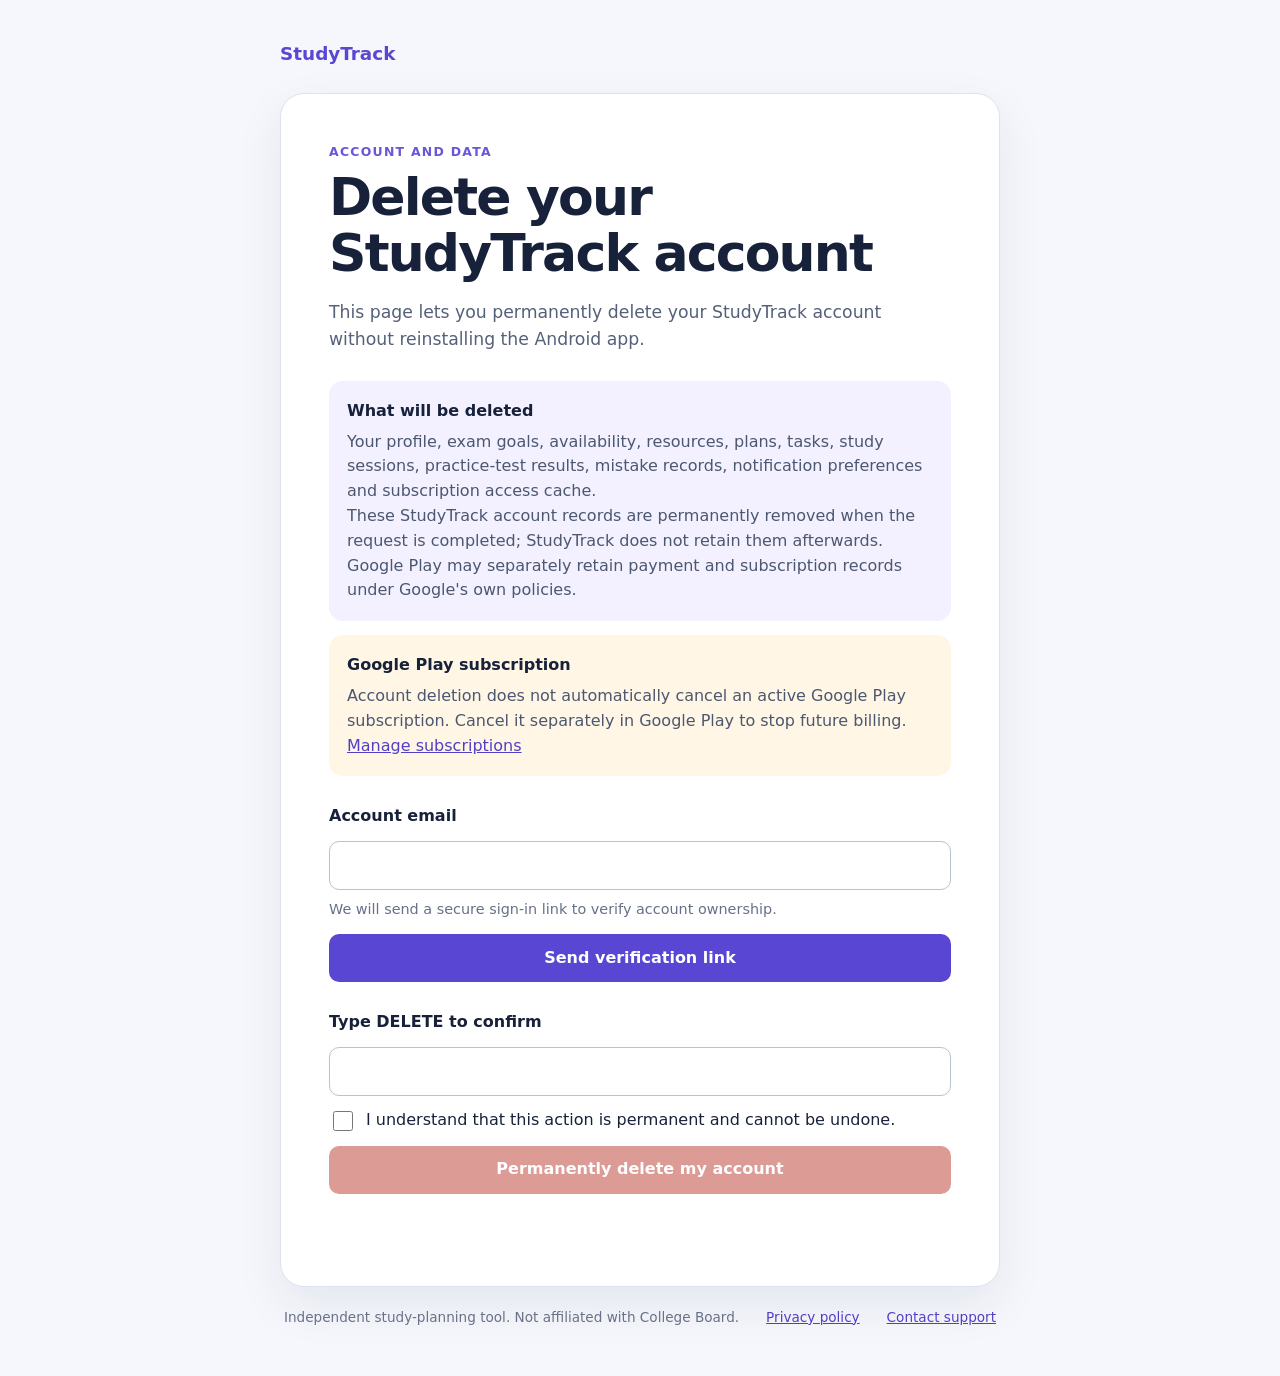
<file: index.html>
<!doctype html>
<html lang="en">
  <head>
    <meta charset="UTF-8" />
    <meta name="viewport" content="width=device-width, initial-scale=1" />
    <meta name="robots" content="index,follow" />
    <title>Delete your StudyTrack account</title>
    <meta
      name="description"
      content="Request permanent deletion of your StudyTrack account and associated study data."
    />
    <link rel="stylesheet" href="./styles.css" />
  </head>
  <body>
    <main class="shell">
      <a class="brand" href="/" aria-label="StudyTrack home">StudyTrack</a>
      <section class="card" aria-labelledby="page-title">
        <p class="eyebrow">ACCOUNT AND DATA</p>
        <h1 id="page-title">Delete your StudyTrack account</h1>
        <p class="lead">
          This page lets you permanently delete your StudyTrack account without
          reinstalling the Android app.
        </p>

        <div class="notice">
          <h2>What will be deleted</h2>
          <p>
            Your profile, exam goals, availability, resources, plans, tasks,
            study sessions, practice-test results, mistake records, notification
            preferences and subscription access cache.
          </p>
          <p>
            These StudyTrack account records are permanently removed when the
            request is completed; StudyTrack does not retain them afterwards.
            Google Play may separately retain payment and subscription records
            under Google's own policies.
          </p>
        </div>
        <div class="notice warning">
          <h2>Google Play subscription</h2>
          <p>
            Account deletion does not automatically cancel an active Google Play
            subscription. Cancel it separately in Google Play to stop future
            billing.
          </p>
          <a href="https://play.google.com/store/account/subscriptions"
            >Manage subscriptions</a
          >
        </div>

        <form id="email-form">
          <label for="email">Account email</label>
          <input
            id="email"
            name="email"
            type="email"
            autocomplete="email"
            required
          />
          <p class="help">
            We will send a secure sign-in link to verify account ownership.
          </p>
          <button type="submit">Send verification link</button>
        </form>

        <form id="delete-form" hidden>
          <label for="confirmation"
            >Type <strong>DELETE</strong> to confirm</label
          >
          <input
            id="confirmation"
            name="confirmation"
            type="text"
            autocomplete="off"
            spellcheck="false"
            required
          />
          <label class="check">
            <input id="understood" type="checkbox" required />
            <span
              >I understand that this action is permanent and cannot be
              undone.</span
            >
          </label>
          <button class="danger" type="submit" disabled>
            Permanently delete my account
          </button>
        </form>

        <p id="status" class="status" role="status" aria-live="polite"></p>
        <noscript
          >JavaScript is required to verify ownership and submit this
          request.</noscript
        >
      </section>
      <footer>
        <span
          >Independent study-planning tool. Not affiliated with College
          Board.</span
        >
        <a href="./privacy.html">Privacy policy</a>
        <a id="support-link" href="#">Contact support</a>
      </footer>
    </main>
    <script src="./public-config.js"></script>
    <script type="module" src="./app.js"></script>
  </body>
</html>
</file>
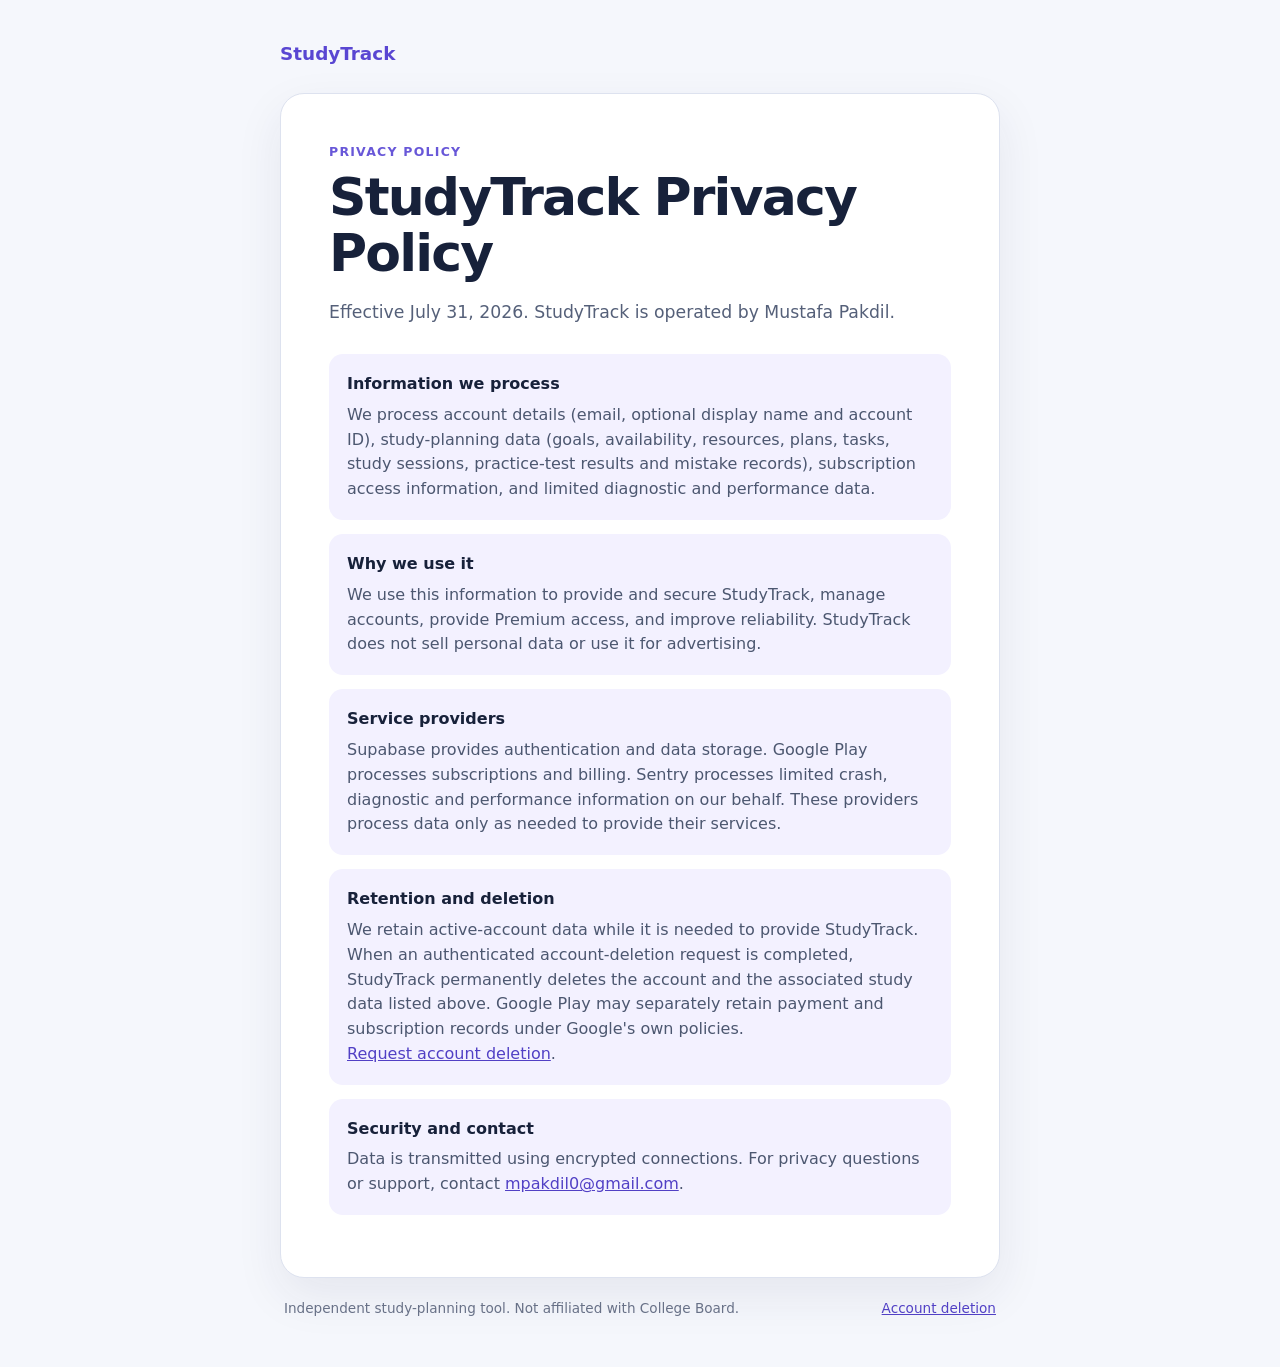
<file: privacy.html>
<!doctype html>
<html lang="en">
  <head>
    <meta charset="UTF-8" />
    <meta name="viewport" content="width=device-width, initial-scale=1" />
    <meta name="robots" content="index,follow" />
    <title>StudyTrack Privacy Policy</title>
    <meta name="description" content="Privacy policy for StudyTrack, operated by Mustafa Pakdil." />
    <link rel="stylesheet" href="./styles.css" />
  </head>
  <body>
    <main class="shell">
      <a class="brand" href="./" aria-label="StudyTrack home">StudyTrack</a>
      <article class="card">
        <p class="eyebrow">PRIVACY POLICY</p>
        <h1>StudyTrack Privacy Policy</h1>
        <p class="lead">Effective July 31, 2026. StudyTrack is operated by Mustafa Pakdil.</p>

        <div class="notice">
          <h2>Information we process</h2>
          <p>We process account details (email, optional display name and account ID), study-planning data (goals, availability, resources, plans, tasks, study sessions, practice-test results and mistake records), subscription access information, and limited diagnostic and performance data.</p>
        </div>
        <div class="notice">
          <h2>Why we use it</h2>
          <p>We use this information to provide and secure StudyTrack, manage accounts, provide Premium access, and improve reliability. StudyTrack does not sell personal data or use it for advertising.</p>
        </div>
        <div class="notice">
          <h2>Service providers</h2>
          <p>Supabase provides authentication and data storage. Google Play processes subscriptions and billing. Sentry processes limited crash, diagnostic and performance information on our behalf. These providers process data only as needed to provide their services.</p>
        </div>
        <div class="notice">
          <h2>Retention and deletion</h2>
          <p>We retain active-account data while it is needed to provide StudyTrack. When an authenticated account-deletion request is completed, StudyTrack permanently deletes the account and the associated study data listed above. Google Play may separately retain payment and subscription records under Google's own policies.</p>
          <p><a href="./">Request account deletion</a>.</p>
        </div>
        <div class="notice">
          <h2>Security and contact</h2>
          <p>Data is transmitted using encrypted connections. For privacy questions or support, contact <a href="mailto:mpakdil0@gmail.com">mpakdil0@gmail.com</a>.</p>
        </div>
      </article>
      <footer>
        <span>Independent study-planning tool. Not affiliated with College Board.</span>
        <a href="./">Account deletion</a>
      </footer>
    </main>
  </body>
</html>
</file>
<file: styles.css>
:root {
  color-scheme: light;
  font-family:
    Inter,
    ui-sans-serif,
    system-ui,
    -apple-system,
    BlinkMacSystemFont,
    "Segoe UI",
    sans-serif;
  color: #17213a;
  background: #f5f7fc;
  line-height: 1.55;
}
* {
  box-sizing: border-box;
}
body {
  margin: 0;
}
.shell {
  width: min(720px, calc(100% - 32px));
  margin: 0 auto;
  padding: 40px 0 28px;
}
.brand {
  color: #5946d2;
  font-size: 1.15rem;
  font-weight: 800;
  text-decoration: none;
}
.card {
  margin-top: 24px;
  padding: clamp(24px, 5vw, 48px);
  border: 1px solid #dde2ef;
  border-radius: 24px;
  background: #fff;
  box-shadow: 0 18px 48px rgba(35, 42, 78, 0.08);
}
.eyebrow {
  margin: 0 0 8px;
  color: #6857d8;
  font-size: 0.78rem;
  font-weight: 800;
  letter-spacing: 0.1em;
}
h1 {
  margin: 0;
  font-size: clamp(2rem, 6vw, 3.25rem);
  line-height: 1.08;
  letter-spacing: -0.035em;
}
h2 {
  margin: 0 0 6px;
  font-size: 1rem;
}
.lead {
  margin: 18px 0 28px;
  color: #556079;
  font-size: 1.08rem;
}
.notice {
  margin: 14px 0;
  padding: 18px;
  border-radius: 14px;
  background: #f3f1ff;
}
.notice.warning {
  background: #fff6e5;
}
.notice p {
  margin: 0;
  color: #4c5770;
}
a {
  color: #5140c5;
}
form {
  display: grid;
  gap: 12px;
  margin-top: 28px;
}
label {
  font-weight: 700;
}
input[type="email"],
input[type="text"] {
  width: 100%;
  min-height: 48px;
  padding: 11px 13px;
  border: 1px solid #b9c1d3;
  border-radius: 10px;
  color: inherit;
  background: #fff;
  font: inherit;
}
input:focus {
  outline: 3px solid #d9d3ff;
  border-color: #5946d2;
}
.help {
  margin: -4px 0 2px;
  color: #667087;
  font-size: 0.9rem;
}
.check {
  display: flex;
  gap: 10px;
  align-items: flex-start;
  font-weight: 500;
}
.check input {
  width: 20px;
  height: 20px;
  flex: 0 0 auto;
}
button {
  min-height: 48px;
  padding: 11px 18px;
  border: 0;
  border-radius: 10px;
  color: #fff;
  background: #5946d2;
  font: inherit;
  font-weight: 800;
  cursor: pointer;
}
button.danger {
  background: #b42318;
}
button:disabled {
  opacity: 0.45;
  cursor: not-allowed;
}
.status {
  min-height: 24px;
  margin: 20px 0 0;
  color: #3f4960;
  font-weight: 650;
}
.status.error {
  color: #b42318;
}
footer {
  display: flex;
  justify-content: space-between;
  gap: 20px;
  padding: 20px 4px;
  color: #687187;
  font-size: 0.85rem;
}
@media (max-width: 560px) {
  footer {
    flex-direction: column;
  }
}
</file>
